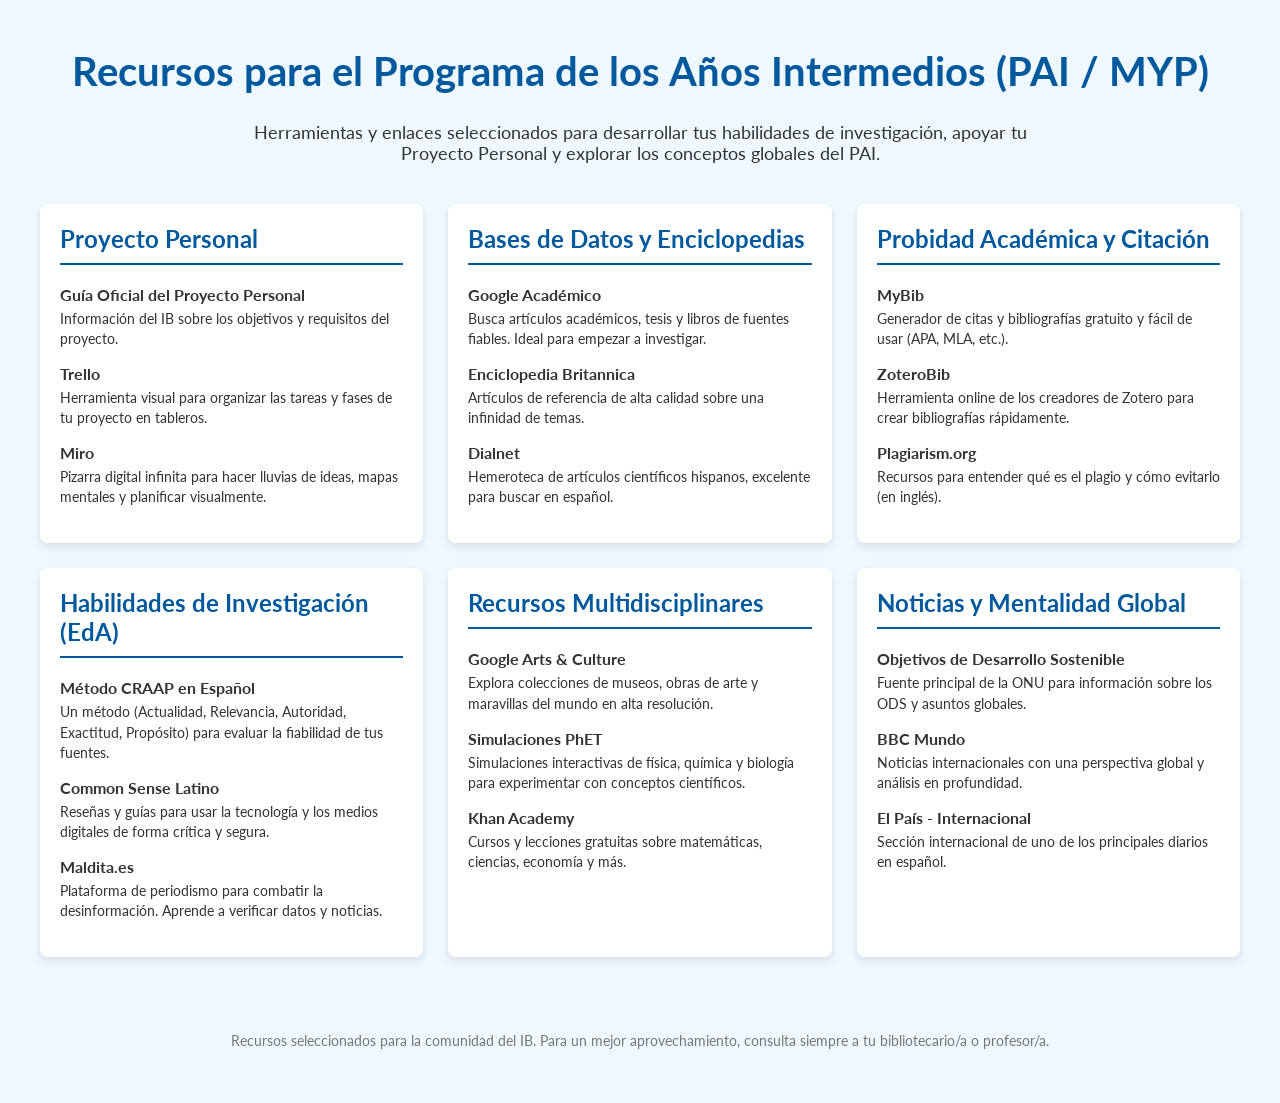
<file: Primary/index.html>
<!DOCTYPE html>
<html lang="es">
<head>
    <meta charset="UTF-8">
    <meta name="viewport" content="width=device-width, initial-scale=1.0">
    <title>Recursos PAI (MYP) - IB</title>
    <link href="https://fonts.googleapis.com/css2?family=Lato:wght@400;700&display=swap" rel="stylesheet">
    <link rel="stylesheet" href="style.css">
</head>
<body>

    <div class="header">
        <h1>Recursos para el Programa de los Años Intermedios (PAI / MYP)</h1>
        <p>Herramientas y enlaces seleccionados para desarrollar tus habilidades de investigación, apoyar tu Proyecto Personal y explorar los conceptos globales del PAI.</p>
    </div>

    <div class="container">
        <div class="card">
            <h2>Proyecto Personal</h2>
            <ul>
                <li><a href="https://www.ibo.org/programmes/middle-years-programme/what-is-the-myp/myp-projects/" target="_blank">Guía Oficial del Proyecto Personal</a><p>Información del IB sobre los objetivos y requisitos del proyecto.</p></li>
                <li><a href="https://trello.com/" target="_blank">Trello</a><p>Herramienta visual para organizar las tareas y fases de tu proyecto en tableros.</p></li>
                <li><a href="https://miro.com/" target="_blank">Miro</a><p>Pizarra digital infinita para hacer lluvias de ideas, mapas mentales y planificar visualmente.</p></li>
            </ul>
        </div>

        <div class="card">
            <h2>Bases de Datos y Enciclopedias</h2>
            <ul>
                <li><a href="https://scholar.google.com/" target="_blank">Google Académico</a><p>Busca artículos académicos, tesis y libros de fuentes fiables. Ideal para empezar a investigar.</p></li>
                <li><a href="https://www.britannica.com/" target="_blank">Enciclopedia Britannica</a><p>Artículos de referencia de alta calidad sobre una infinidad de temas.</p></li>
                <li><a href="https://dialnet.unirioja.es/" target="_blank">Dialnet</a><p>Hemeroteca de artículos científicos hispanos, excelente para buscar en español.</p></li>
            </ul>
        </div>

        <div class="card">
            <h2>Probidad Académica y Citación</h2>
            <ul>
                <li><a href="https://www.mybib.com/" target="_blank">MyBib</a><p>Generador de citas y bibliografías gratuito y fácil de usar (APA, MLA, etc.).</p></li>
                <li><a href="https://zbib.org/" target="_blank">ZoteroBib</a><p>Herramienta online de los creadores de Zotero para crear bibliografías rápidamente.</p></li>
                <li><a href="https://www.plagiarism.org/" target="_blank">Plagiarism.org</a><p>Recursos para entender qué es el plagio y cómo evitarlo (en inglés).</p></li>
            </ul>
        </div>

        <div class="card">
            <h2>Habilidades de Investigación (EdA)</h2>
            <ul>
                <li><a href="https://procomun.intef.es/articulos/como-evaluar-la-fiabilidad-de-las-fuentes-de-informacion-en-internet-el-metodo-crap" target="_blank">Método CRAAP en Español</a><p>Un método (Actualidad, Relevancia, Autoridad, Exactitud, Propósito) para evaluar la fiabilidad de tus fuentes.</p></li>
                 <li><a href="https://www.commonsensemedia.org/latino" target="_blank">Common Sense Latino</a><p>Reseñas y guías para usar la tecnología y los medios digitales de forma crítica y segura.</p></li>
                <li><a href="https://maldita.es/" target="_blank">Maldita.es</a><p>Plataforma de periodismo para combatir la desinformación. Aprende a verificar datos y noticias.</p></li>
            </ul>
        </div>

        <div class="card">
            <h2>Recursos Multidisciplinares</h2>
            <ul>
                <li><a href="https://artsandculture.google.com/" target="_blank">Google Arts & Culture</a><p>Explora colecciones de museos, obras de arte y maravillas del mundo en alta resolución.</p></li>
                <li><a href="https://phet.colorado.edu/es/" target="_blank">Simulaciones PhET</a><p>Simulaciones interactivas de física, química y biología para experimentar con conceptos científicos.</p></li>
                <li><a href="https://es.khanacademy.org/" target="_blank">Khan Academy</a><p>Cursos y lecciones gratuitas sobre matemáticas, ciencias, economía y más.</p></li>
            </ul>
        </div>

        <div class="card">
            <h2>Noticias y Mentalidad Global</h2>
            <ul>
                 <li><a href="https://www.un.org/sustainabledevelopment/es/" target="_blank">Objetivos de Desarrollo Sostenible</a><p>Fuente principal de la ONU para información sobre los ODS y asuntos globales.</p></li>
                <li><a href="https://www.bbc.com/mundo" target="_blank">BBC Mundo</a><p>Noticias internacionales con una perspectiva global y análisis en profundidad.</p></li>
                <li><a href="https://elpais.com/internacional/" target="_blank">El País - Internacional</a><p>Sección internacional de uno de los principales diarios en español.</p></li>
            </ul>
        </div>
    </div>

    <footer>
        <p>Recursos seleccionados para la comunidad del IB. Para un mejor aprovechamiento, consulta siempre a tu bibliotecario/a o profesor/a.</p>
    </footer>

</body>
</html>
</file>
<file: Primary/style.css>
:root {
    --primary-color: #00589d; /* Color corporativo del PAI */
    --secondary-color: #f0f8ff;
    --font-color: #333;
    --card-shadow: 0 4px 8px rgba(0,0,0,0.1);
}
body {
    font-family: 'Lato', sans-serif;
    margin: 0;
    padding: 20px;
    background-color: var(--secondary-color);
    color: var(--font-color);
}
.header {
    text-align: center;
    margin-bottom: 40px;
}
.header h1 {
    color: var(--primary-color);
    font-size: 2.5em;
}
.header p {
    font-size: 1.1em;
    max-width: 800px;
    margin: 0 auto;
}
.container {
    display: grid;
    grid-template-columns: repeat(auto-fit, minmax(320px, 1fr));
    gap: 25px;
    max-width: 1200px;
    margin: 0 auto;
}
.card {
    background-color: white;
    border-radius: 8px;
    box-shadow: var(--card-shadow);
    padding: 20px;
    transition: transform 0.2s;
}
.card:hover {
    transform: translateY(-5px);
}
.card h2 {
    color: var(--primary-color);
    border-bottom: 2px solid var(--primary-color);
    padding-bottom: 10px;
    margin-top: 0;
}
.card ul {
    list-style: none;
    padding: 0;
}
.card li {
    margin-bottom: 15px;
}
.card a {
    color: var(--font-color);
    text-decoration: none;
    font-weight: bold;
}
.card a:hover {
    text-decoration: underline;
}
.card p {
    margin: 5px 0 0 0;
    font-size: 0.9em;
    line-height: 1.4;
}
footer {
    text-align: center;
    margin-top: 40px;
    padding: 20px;
    font-size: 0.9em;
    color: #777;
}
</file>
